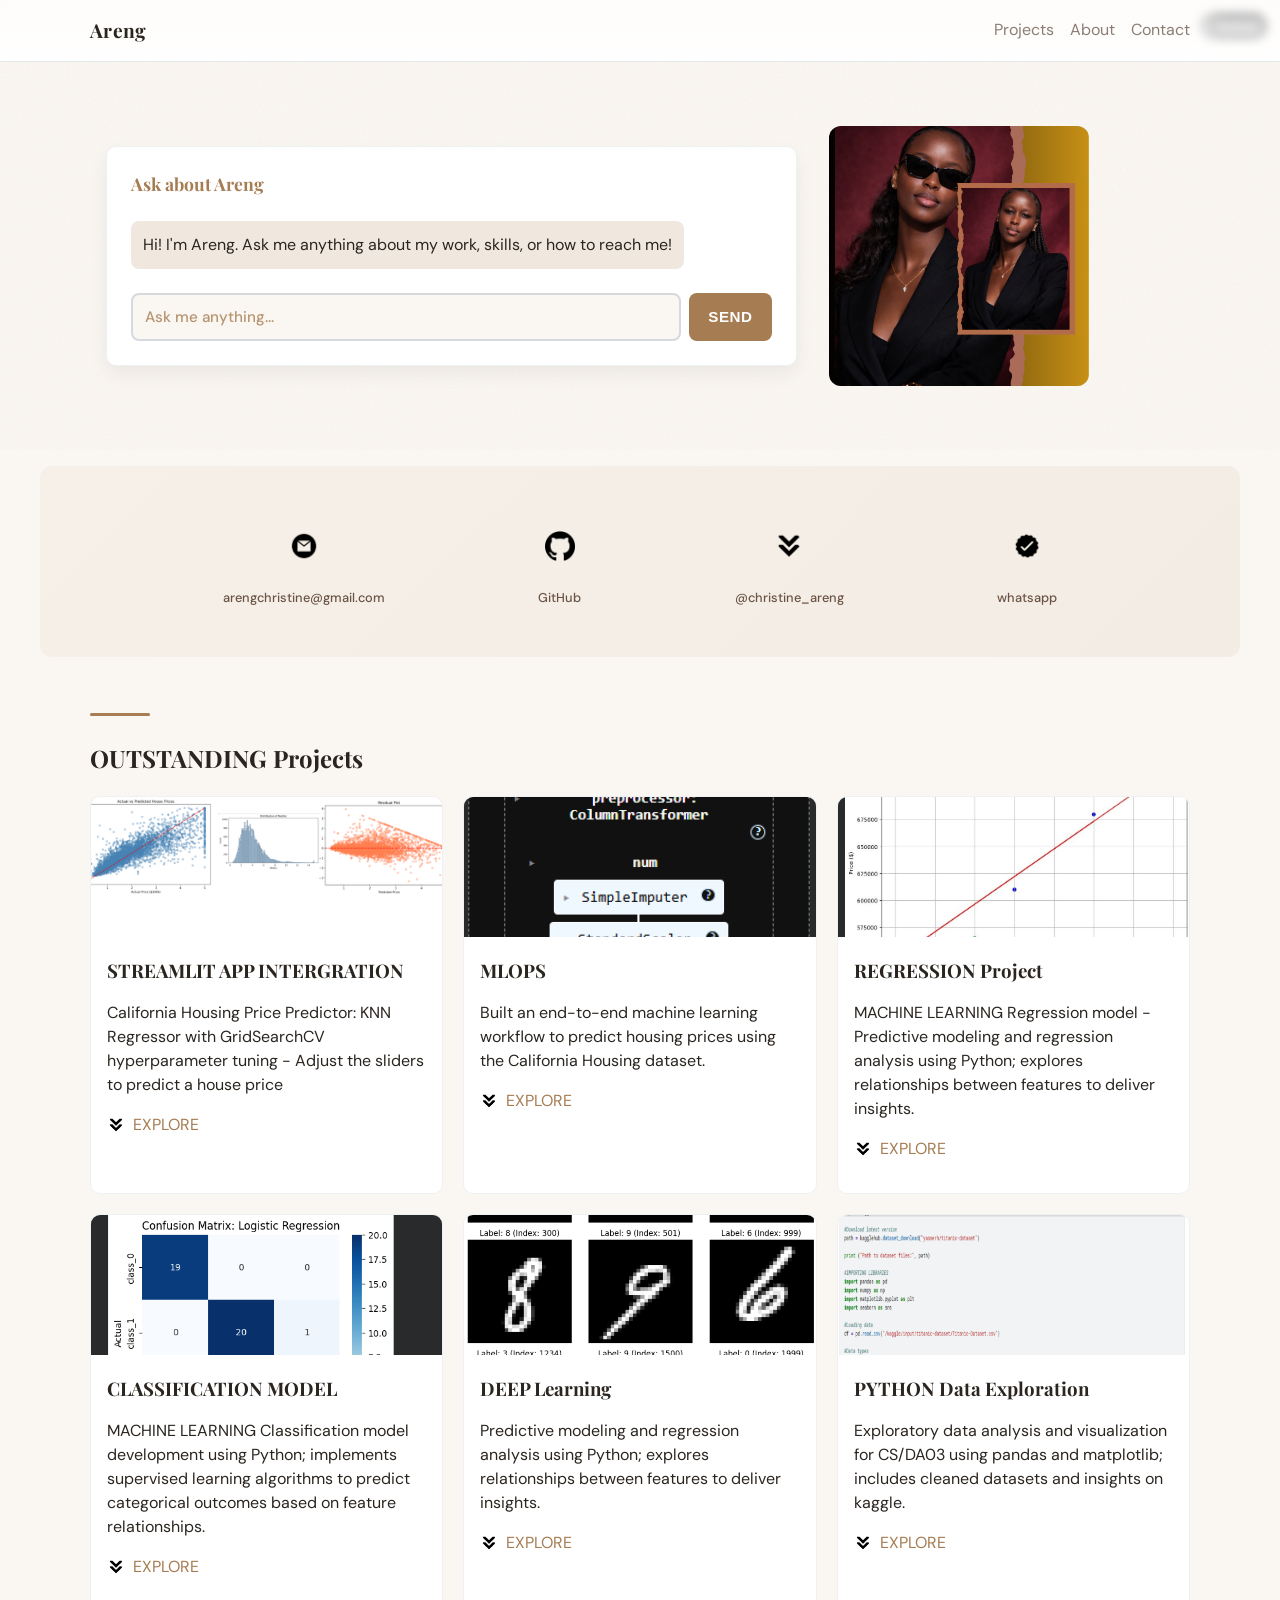
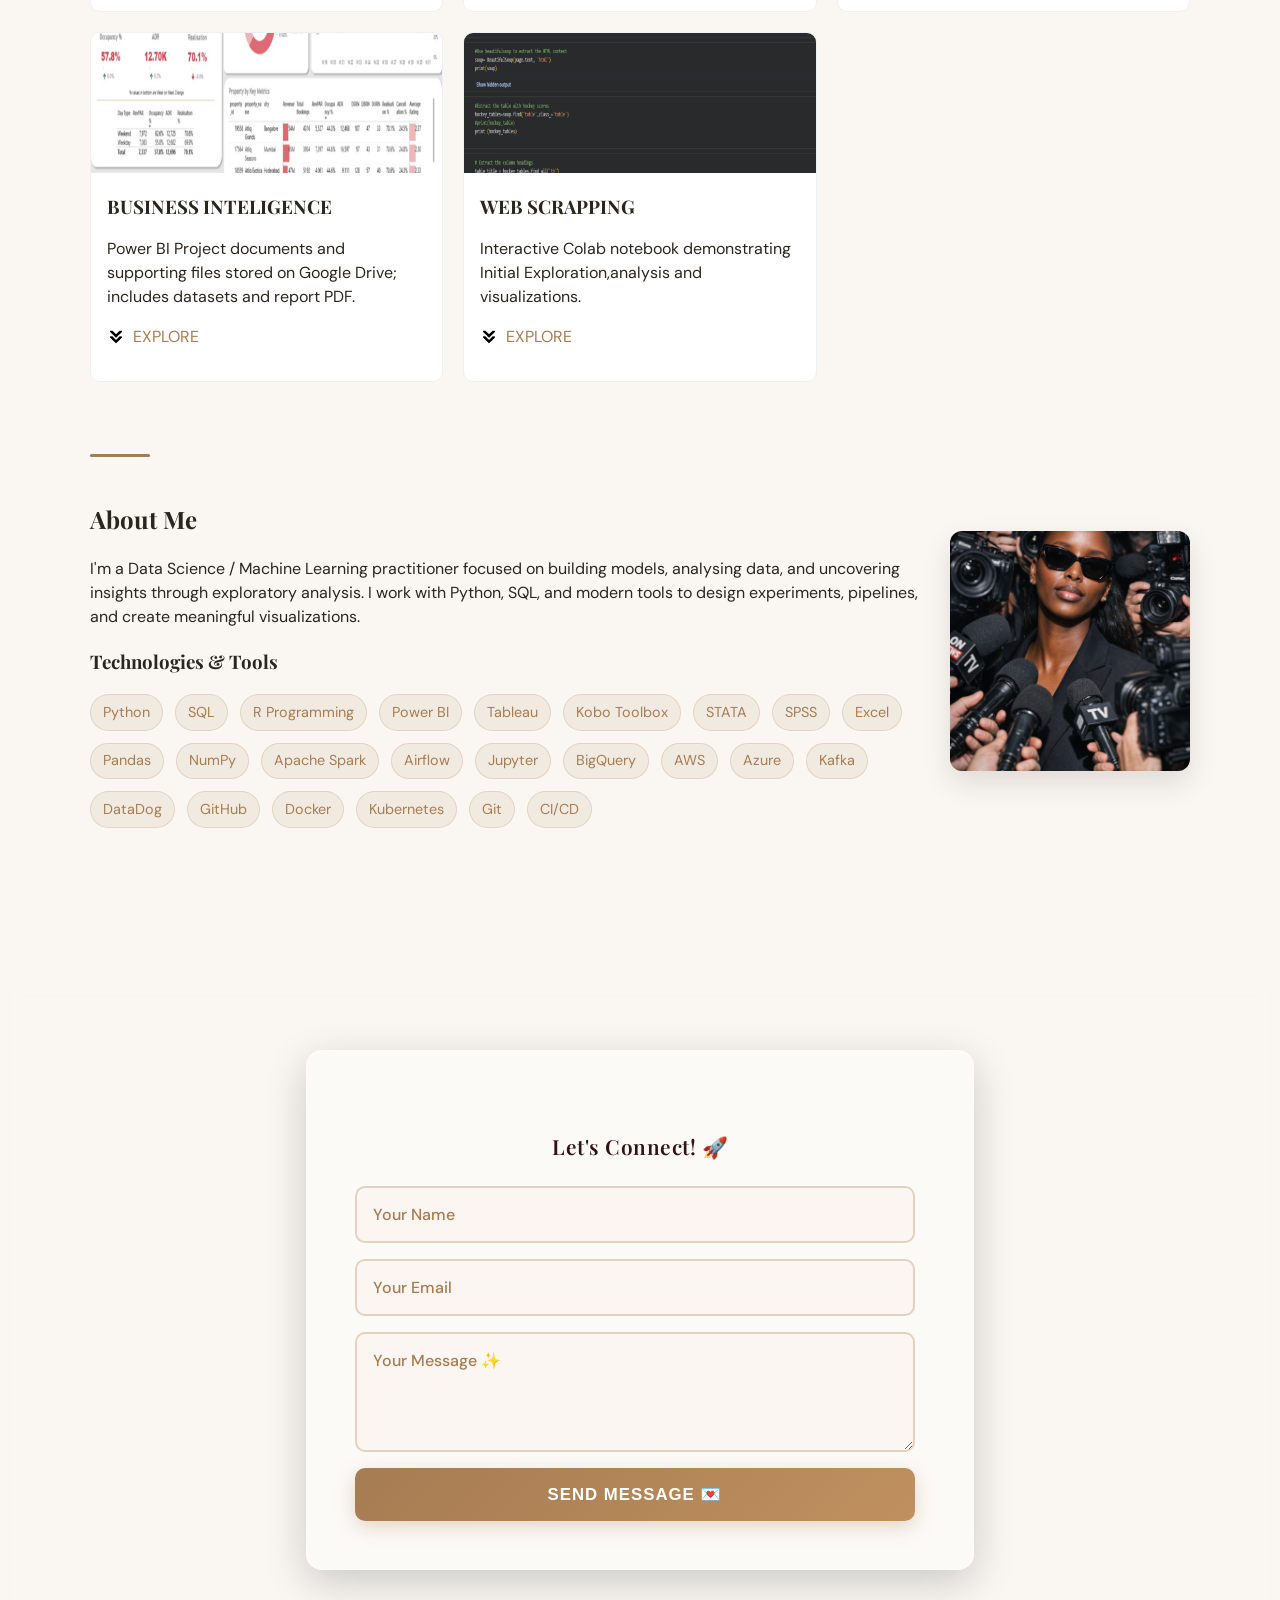
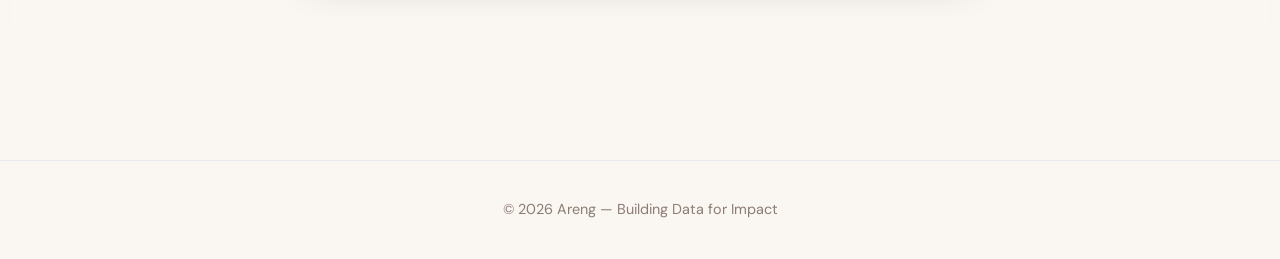
<file: index.html>
<!doctype html>
<html lang="en">
	<head>
		<meta charset="utf-8" />
		<meta name="viewport" content="width=device-width, initial-scale=1" />
		<title>Areng — Portfolio</title>
		<link rel="stylesheet" href="style.css">
		<link rel="stylesheet" href="mediaqueries.css">
		<script src="script.js" defer></script>
	</head>
	<body>
		<header class="site-header">
			<div class="container header-inner">
				<a class="brand" href="#">Areng</a>
				<button id="nav-toggle" aria-controls="primary-nav" aria-expanded="false">Menu</button>
				<nav id="primary-nav" class="primary-nav" aria-label="Main navigation">
					<ul>
						<li><a href="#projects">Projects</a></li>
						<li><a href="#about">About</a></li>
						<li><a href="#contact">Contact</a></li>
					</ul>
				</nav>
			</div>
		</header>

		<main>
			<section class="hero">
				<div class="container hero-inner">
					<div class="chatbot-container">
						<div class="chatbot-header">Ask about Areng</div>
						<div class="chatbot-messages" id="chatbot-messages"></div>
						<div class="chatbot-input-group">
							<input type="text" id="chatbot-input" placeholder="Ask me anything..." class="chatbot-input">
							<button id="chatbot-send" class="chatbot-send">Send</button>
						</div>
					</div>
					<div class="hero-image"><img src="assets/canva-duo.png" alt="Areng Data Science / Machine Learning"></div>
				</div>
			</section>

			<section class="contact-links container">
				<div class="contact-grid">
					<a href="mailto:arengchristine@gmail.com" class="contact-link" title="Email">
						<img src="assets/email.png" alt="email icon">
						<span>arengchristine@gmail.com</span>
					</a>
					<a href="https://github.com/areng21" target="_blank" rel="noopener" class="contact-link" title="GitHub">
						<img src="assets/github.png" alt="github icon">
						<span>GitHub</span>
					</a>
					<a href="https://x.com/christine_areng?s=11" target="_blank" rel="noopener" class="contact-link" title="X/Twitter">
						<img src="assets/arrow.png" alt="twitter icon">
						<span>@christine_areng</span>
					</a>
					<a href="tel:+254790502966" class="contact-link" title="Phone">
						<img src="assets/checkmark.png" alt="phone icon">
						<span>whatsapp</span>
					</a>
				</div>
			</section>

			<section id="projects" class="projects container">
				<h2>OUTSTANDING Projects</h2>
				<div class="grid grid-cols-1 md:grid-cols-2 lg:grid-cols-3 gap-8">
					<article class="card">
						<div class="card-media"><img src="assets/mlop1.png" alt="Carlifonia-house-price-predict-model-app"></div><div class="tags top-left"><span class="tag">Python</span></div>
						<div class="card-body">
							<h3>STREAMLIT APP INTERGRATION</h3>
							<p>California Housing Price Predictor: KNN Regressor with GridSearchCV hyperparameter tuning - Adjust the sliders to predict a house price</p>
							<p class="card-links"><img class="link-icon" src="assets/arrow.png" alt="notebook icon"><a href="https://california-housing-app-jcjheuyiwdnud8mqymfnvx.streamlit.app/" target="_blank" rel="noopener">EXPLORE</a></p>
						</div>
					</article>
					<article class="card">
						<div class="card-media"><img src="assets/mlop.png" alt="MLOPs workflow"></div><div class="tags top-left"><span class="tag">Python</span></div>
						<div class="card-body">
							<h3>MLOPS</h3>
							<p>Built an end-to-end machine learning workflow to predict housing prices using the California Housing dataset.</p>
							<p class="card-links"><img class="link-icon" src="assets/arrow.png" alt="notebook icon"><a href="https://colab.research.google.com/drive/1mG2eJQ7YakXRPdubEPrqzuEPvE8BNvBG?usp=sharing" target="_blank" rel="noopener">EXPLORE</a></p>
						</div>
					</article>
					<article class="card">
						<div class="card-media"><img src="assets/project4.png" alt="ML Regression Project"></div><div class="tags top-left"><span class="tag">Python</span></div>
						<div class="card-body">
							<h3>REGRESSION Project</h3>
							<p>MACHINE LEARNING Regression model - Predictive modeling and regression analysis using Python; explores relationships between features to deliver insights.</p>
							<p class="card-links"><img class="link-icon" src="assets/arrow.png" alt="notebook icon"><a href="https://colab.research.google.com/drive/1CAjumjBTujqH3sDjYx5DJYlwemo_couV?usp=sharing" target="_blank" rel="noopener">EXPLORE</a></p>
						</div>
					</article>
					<article class="card">						
						<div class="card-media"><img src="assets/class.png" alt="ML regression screenshot"></div><div class="tags top-left"><span class="tag">Python</span></div>
						<div class="card-body">
							<h3>CLASSIFICATION MODEL</h3>
							<p>MACHINE LEARNING Classification model development using Python; implements supervised learning algorithms to predict categorical outcomes based on feature relationships.</p>
							<p class="card-links"><img class="link-icon" src="assets/arrow.png" alt="notebook icon"><a href="https://colab.research.google.com/drive/1hSYheioz7WopIVUSR2z9XXPz0cy4xCTN?usp=sharing" target="_blank" rel="noopener">EXPLORE</a></p>
						</div>
					</article>
					<article class="card">						
						<div class="card-media"><img src="assets/deeplearn2.png" alt="ML regression screenshot"></div><div class="tags top-left"><span class="tag">Python</span></div>
						<div class="card-body">
							<h3>DEEP Learning</h3>
							<p>Predictive modeling and regression analysis using Python; explores relationships between features to deliver insights.</p>
							<p class="card-links"><img class="link-icon" src="assets/arrow.png" alt="notebook icon"><a href="https://colab.research.google.com/drive/1ExyCG9ZUTcwt2ekNeHuOswouiBsNzm-A?usp=sharing" target="_blank" rel="noopener">EXPLORE</a></p>
						</div>
					</article>
					<article class="card">
						<div class="card-media"><img src="assets/project1.png" alt="CS/DA03 Exploration screenshot"></div><div class="tags top-left"><span class="tag">Python</span></div>
						<div class="card-body">
							<h3>PYTHON Data Exploration</h3>
							<p>Exploratory data analysis and visualization for CS/DA03 using pandas and matplotlib; includes cleaned datasets and insights on kaggle.</p>
							<p class="card-links"><img class="link-icon" src="assets/arrow.png" alt="code icon"><a href="https://www.kaggle.com/code/christinearengti/miliong-christine-areng-cs-da03-26067-exploration" target="_blank" rel="noopener">EXPLORE</a></p>
						</div>
					</article>

					<article class="card">
						<div class="card-media"><img src="assets/project2.png" alt="Project Two screenshot"></div><div class="tags top-left"><span class="tag">Power BI</span></div>
						<div class="card-body">
							<h3>BUSINESS INTELIGENCE</h3>
							<p>Power BI Project documents and supporting files stored on Google Drive; includes datasets and report PDF.</p>
							<p class="card-links"><img class="link-icon" src="assets/arrow.png" alt="file icon"><a href="https://drive.google.com/file/d/1FB35ok4SGEo5sIyAlfNeyMUQnTAuRFdu/view?usp=sharing" target="_blank" rel="noopener">EXPLORE</a></p>
						</div>
					</article>

					<article class="card">
						<div class="card-media"><img src="assets/project3.png" alt="Project Three screenshot"></div><div class="tags top-left"><span class="tag">Python</span></div>
						<div class="card-body">
							<h3>WEB SCRAPPING</h3>
							<p>Interactive Colab notebook demonstrating Initial Exploration,analysis and visualizations.</p>
							<p class="card-links"><img class="link-icon" src="assets/arrow.png" alt="notebook icon"><a href="https://colab.research.google.com/drive/1hSYheioz7WopIVUSR2z9XXPz0cy4xCTN?usp=sharing" target="_blank" rel="noopener">EXPLORE</a></p>
						</div>
					</article>
				</div>
			</section>

			<section id="about" class="about container">
			<div class="about-inner">
				<div class="about-text">
					<h2>About Me</h2>
					<p>I'm a Data Science / Machine Learning practitioner focused on building models, analysing data, and uncovering insights through exploratory analysis. I work with Python, SQL, and modern tools to design experiments, pipelines, and create meaningful visualizations.</p>
					<h3>Technologies & Tools</h3>
					<div class="tech-list">
						<span class="tech-tag">Python</span>
						<span class="tech-tag">SQL</span>
						<span class="tech-tag">R Programming</span>
						<span class="tech-tag">Power BI</span>
						<span class="tech-tag">Tableau</span>
						<span class="tech-tag">Kobo Toolbox</span>
						<span class="tech-tag">STATA</span>
						<span class="tech-tag">SPSS</span>
						<span class="tech-tag">Excel</span>
						<span class="tech-tag">Pandas</span>
						<span class="tech-tag">NumPy</span>
						<span class="tech-tag">Apache Spark</span>
						<span class="tech-tag">Airflow</span>
						<span class="tech-tag">Jupyter</span>
						<span class="tech-tag">BigQuery</span>
						<span class="tech-tag">AWS</span>
						<span class="tech-tag">Azure</span>
						<span class="tech-tag">Kafka</span>
						<span class="tech-tag">DataDog</span>
						<span class="tech-tag">GitHub</span>
						<span class="tech-tag">Docker</span>
						<span class="tech-tag">Kubernetes</span>
						<span class="tech-tag">Git</span>
						<span class="tech-tag">CI/CD</span>
					</div>
				</div>
				<div class="about-image">
					<img src="assets/about-pic.png" alt="Areng">
				</div>
			</div>
			</section>

		<section id="contact" class="contact-page">
			<div class="contact-bg" style="background-image:url('assets/canva-duo.png')"></div>
			<div class="contact-overlay">
				<div class="container contact-content">
					<div class="about-section-overlay">
						<h3>Let's Connect! 🚀</h3>
						<form id="contact-form" class="contact-form-cute">
							<input type="text" id="name" name="name" placeholder="Your Name" required>
							<input type="email" id="email" name="email" placeholder="Your Email" required>
							<textarea id="message" name="message" placeholder="Your Message ✨" rows="4" required></textarea>
							<button type="submit" class="btn-cute">Send Message 💌</button>
						</form>
					</div>
				</div>
			</div>
			</section>
		</main>

		<footer class="site-footer">
			<div class="container">
				<p>© 2026 Areng — Building Data for Impact</p>
			</div>
		</footer>
	</body>
</html>
</file>
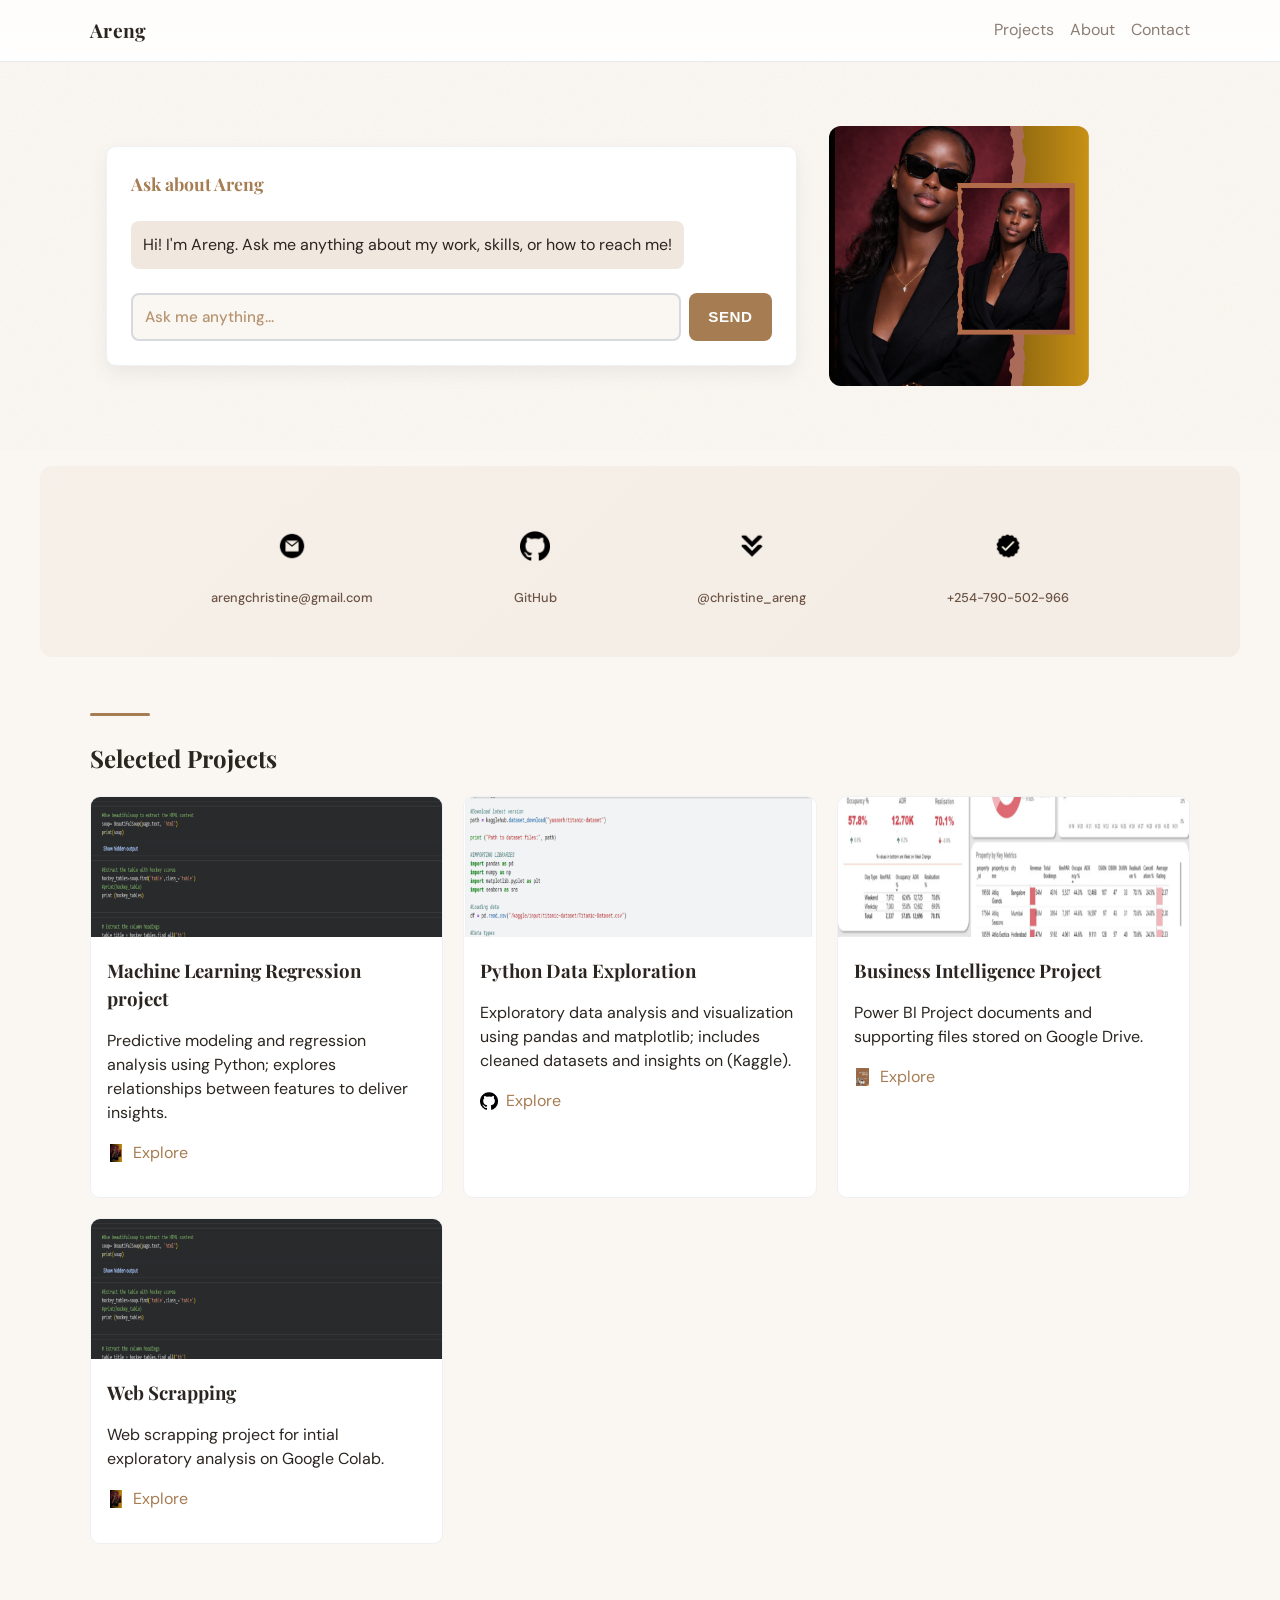
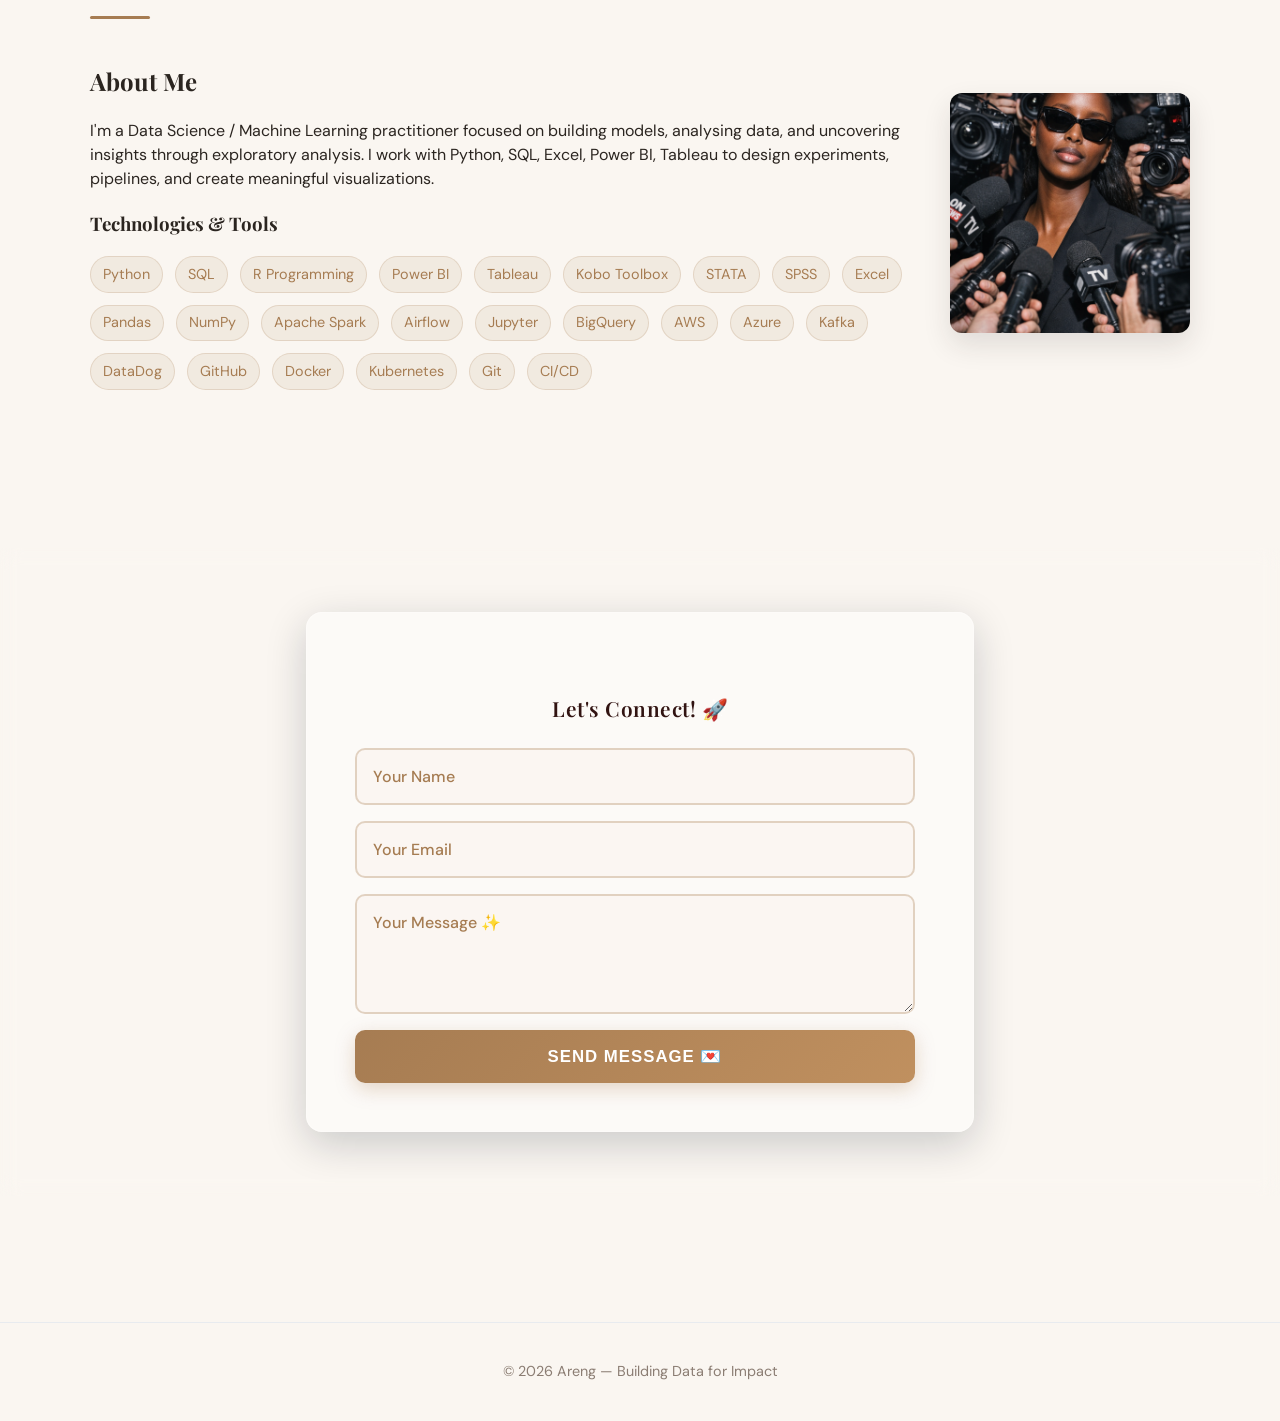
<file: index (2).html>
<!doctype html>
<html lang="en">
	<head>
		<meta charset="utf-8" />
		<meta name="viewport" content="width=device-width, initial-scale=1" />
		<title>Areng — Portfolio</title>
		<link rel="stylesheet" href="style.css">
		<link rel="stylesheet" href="mediaqueries.css">
		<script src="script.js" defer></script>
	</head>
	<body>
		<header class="site-header">
			<div class="container header-inner">
				<a class="brand" href="#">Areng</a>
				<button id="nav-toggle" aria-controls="primary-nav" aria-expanded="false">Menu</button>
				<nav id="primary-nav" class="primary-nav" aria-label="Main navigation">
					<ul>
						<li><a href="#projects">Projects</a></li>
						<li><a href="#about">About</a></li>
						<li><a href="#contact">Contact</a></li>
					</ul>
				</nav>
			</div>
		</header>

		<main>
			<section class="hero">
				<div class="container hero-inner">
					<div class="chatbot-container">
						<div class="chatbot-header">Ask about Areng</div>
						<div class="chatbot-messages" id="chatbot-messages"></div>
						<div class="chatbot-input-group">
							<input type="text" id="chatbot-input" placeholder="Ask me anything..." class="chatbot-input">
							<button id="chatbot-send" class="chatbot-send">Send</button>
						</div>
					</div>
					<div class="hero-image"><img src="assets/canva-duo.png" alt="Areng Data Science / Machine Learning"></div>
				</div>
			</section>

			<section class="contact-links container">
				<div class="contact-grid">
					<a href="mailto:arengchristine@gmail.com" class="contact-link" title="Email">
						<img src="assets/email.png" alt="email icon">
						<span>arengchristine@gmail.com</span>
					</a>
					<a href="https://github.com/areng21" target="_blank" rel="noopener" class="contact-link" title="GitHub">
						<img src="assets/github.png" alt="github icon">
						<span>GitHub</span>
					</a>
					<a href="https://x.com/christine_areng?s=11" target="_blank" rel="noopener" class="contact-link" title="X/Twitter">
						<img src="assets/arrow.png" alt="twitter icon">
						<span>@christine_areng</span>
					</a>
					<a href="tel:+254790502966" class="contact-link" title="Phone">
						<img src="assets/checkmark.png" alt="phone icon">
						<span>+254-790-502-966</span>
					</a>
				</div>
			</section>

			<section id="projects" class="projects container">
				<h2>Selected Projects</h2>
				<div class="grid">
					<article class="card">
						<div class="card-media"><img src="assets/project3.png" alt="ML regression screenshot"></div>
						<div class="card-body">
							<h3>Machine Learning Regression project</h3>
							<p>Predictive modeling and regression analysis using Python; explores relationships between features to deliver insights.</p>
							<p class="card-links"><img class="link-icon" src="assets/canva-duo.png" alt="notebook icon"><a href="https://colab.research.google.com/drive/1CAjumjBTujqH3sDjYx5DJYlwemo_couV?usp=sharing" target="_blank" rel="noopener">Explore</a></p>
						</div>
					</article>
					<article class="card">
						<div class="card-media"><img src="assets/project1.png" alt="CS/DA03 Exploration screenshot"></div>
						<div class="card-body">
							<h3>Python Data Exploration</h3>
							<p>Exploratory data analysis and visualization using pandas and matplotlib; includes cleaned datasets and insights on (Kaggle).</p>
							<p class="card-links"><img class="link-icon" src="assets/github.png" alt="code icon"><a href="https://www.kaggle.com/code/christinearengti/miliong-christine-areng-cs-da03-26067-exploration" target="_blank" rel="noopener">Explore</a></p>
						</div>
					</article>

					<article class="card">
						<div class="card-media"><img src="assets/project2.png" alt="Project Two screenshot"></div>
						<div class="card-body">
							<h3>Business Intelligence Project</h3>
							<p>Power BI Project documents and supporting files stored on Google Drive.</p>
							<p class="card-links"><img class="link-icon" src="assets/home-canva.png" alt="file icon"><a href="https://drive.google.com/file/d/1FB35ok4SGEo5sIyAlfNeyMUQnTAuRFdu/view?usp=sharing" target="_blank" rel="noopener">Explore</a></p>
						</div>
					</article>

					<article class="card">
						<div class="card-media"><img src="assets/project3.png" alt="Project Three screenshot"></div>
						<div class="card-body">
							<h3>Web Scrapping </h3>
							<p>Web scrapping project for intial exploratory analysis on Google Colab.</p>
							<p class="card-links"><img class="link-icon" src="assets/canva-duo.png" alt="notebook icon"><a href="https://colab.research.google.com/drive/1hSYheioz7WopIVUSR2z9XXPz0cy4xCTN?usp=sharing" target="_blank" rel="noopener">Explore</a></p>
						</div>
					</article>
				</div>
			</section>

			<section id="about" class="about container">
			<div class="about-inner">
				<div class="about-text">
					<h2>About Me</h2>
					<p>I'm a Data Science / Machine Learning practitioner focused on building models, analysing data, and uncovering insights through exploratory analysis. I work with Python, SQL, Excel, Power BI, Tableau to design experiments, pipelines, and create meaningful visualizations.</p>
					<h3>Technologies & Tools</h3>
					<div class="tech-list">
						<span class="tech-tag">Python</span>
						<span class="tech-tag">SQL</span>
						<span class="tech-tag">R Programming</span>
						<span class="tech-tag">Power BI</span>
						<span class="tech-tag">Tableau</span>
						<span class="tech-tag">Kobo Toolbox</span>
						<span class="tech-tag">STATA</span>
						<span class="tech-tag">SPSS</span>
						<span class="tech-tag">Excel</span>
						<span class="tech-tag">Pandas</span>
						<span class="tech-tag">NumPy</span>
						<span class="tech-tag">Apache Spark</span>
						<span class="tech-tag">Airflow</span>
						<span class="tech-tag">Jupyter</span>
						<span class="tech-tag">BigQuery</span>
						<span class="tech-tag">AWS</span>
						<span class="tech-tag">Azure</span>
						<span class="tech-tag">Kafka</span>
						<span class="tech-tag">DataDog</span>
						<span class="tech-tag">GitHub</span>
						<span class="tech-tag">Docker</span>
						<span class="tech-tag">Kubernetes</span>
						<span class="tech-tag">Git</span>
						<span class="tech-tag">CI/CD</span>
					</div>
				</div>
				<div class="about-image">
					<img src="assets/about-pic.png" alt="Areng">
				</div>
			</div>
			</section>

		<section id="contact" class="contact-page">
			<div class="contact-bg" style="background-image:url('assets/canva-duo.png')"></div>
			<div class="contact-overlay">
				<div class="container contact-content">
					<div class="about-section-overlay">
						<h3>Let's Connect! 🚀</h3>
						<form id="contact-form" class="contact-form-cute">
							<input type="text" id="name" name="name" placeholder="Your Name" required>
							<input type="email" id="email" name="email" placeholder="Your Email" required>
							<textarea id="message" name="message" placeholder="Your Message ✨" rows="4" required></textarea>
							<button type="submit" class="btn-cute">Send Message 💌</button>
						</form>
					</div>
				</div>
			</div>
			</section>
		</main>

		<footer class="site-footer">
			<div class="container">
				<p>© 2026 Areng — Building Data for Impact</p>
			</div>
		</footer>
	</body>
</html>
</file>
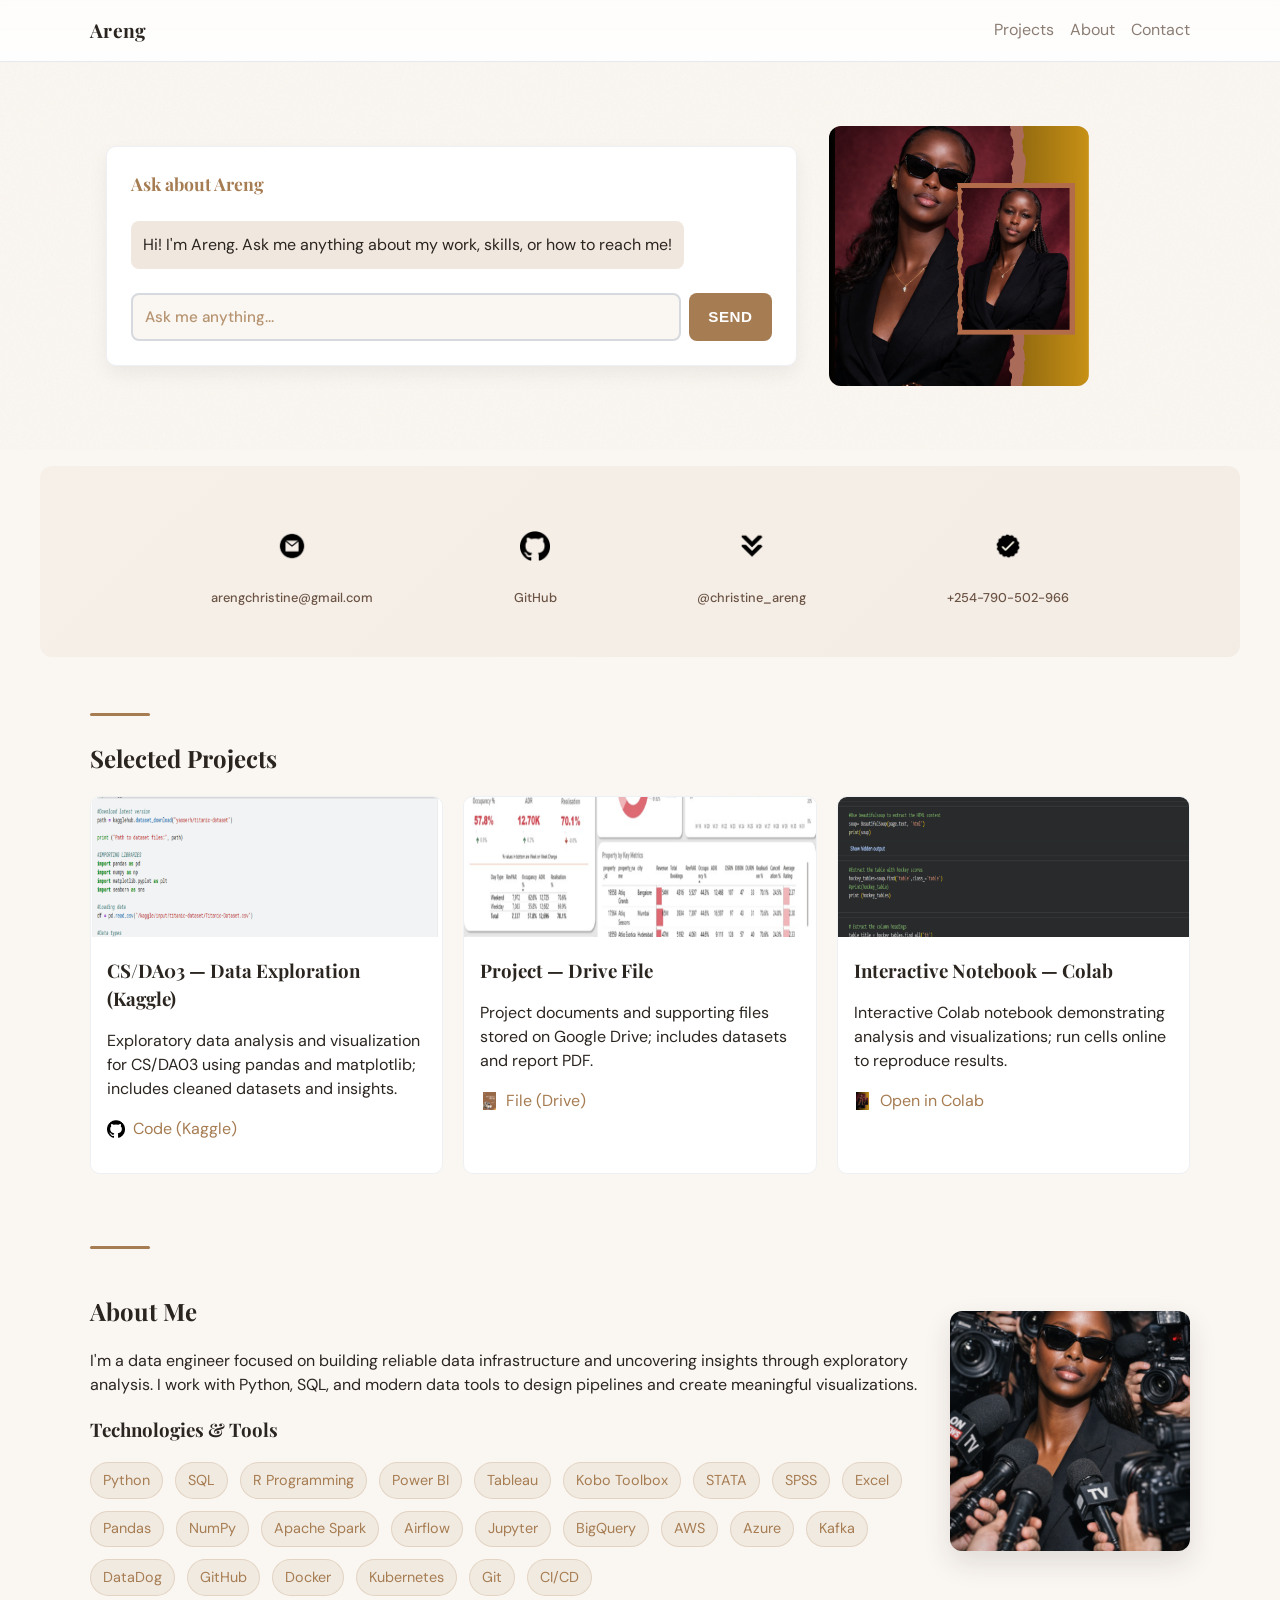
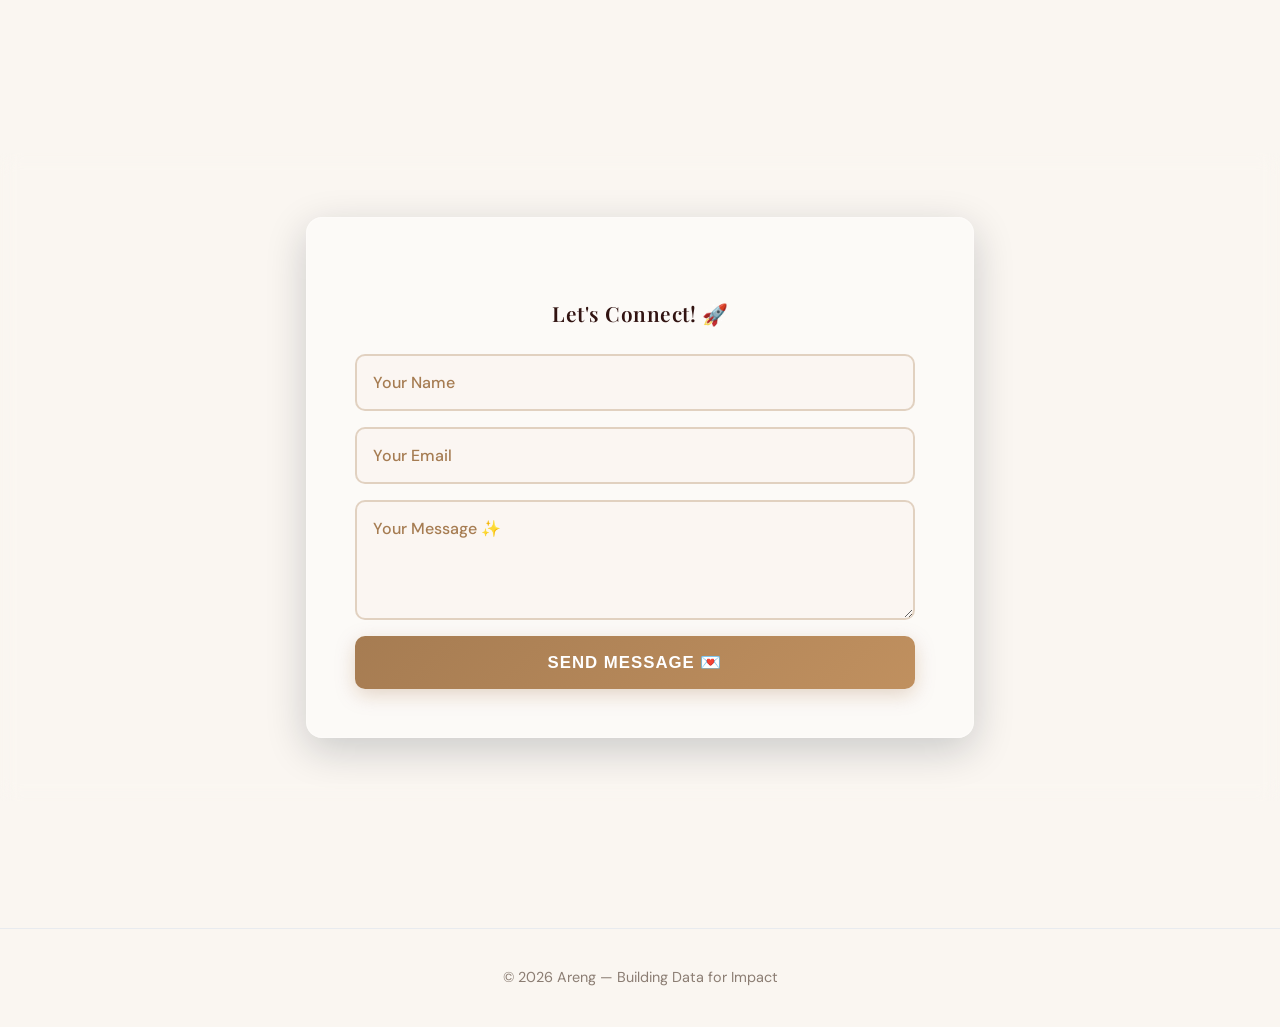
<file: index_temp.html>
<!doctype html>
<html lang="en">
	<head>
		<meta charset="utf-8" />
		<meta name="viewport" content="width=device-width, initial-scale=1" />
		<title>Areng — Portfolio</title>
		<link rel="stylesheet" href="style.css">
		<link rel="stylesheet" href="mediaqueries.css">
		<script src="script.js" defer></script>
	</head>
	<body>
		<header class="site-header">
			<div class="container header-inner">
				<a class="brand" href="#">Areng</a>
				<button id="nav-toggle" aria-controls="primary-nav" aria-expanded="false">Menu</button>
				<nav id="primary-nav" class="primary-nav" aria-label="Main navigation">
					<ul>
						<li><a href="#projects">Projects</a></li>
						<li><a href="#about">About</a></li>
						<li><a href="#contact">Contact</a></li>
					</ul>
				</nav>
			</div>
		</header>

		<main>
			<section class="hero">
				<div class="container hero-inner">
					<div class="chatbot-container">
						<div class="chatbot-header">Ask about Areng</div>
						<div class="chatbot-messages" id="chatbot-messages"></div>
						<div class="chatbot-input-group">
							<input type="text" id="chatbot-input" placeholder="Ask me anything..." class="chatbot-input">
							<button id="chatbot-send" class="chatbot-send">Send</button>
						</div>
					</div>
					<div class="hero-image"><img src="assets/canva-duo.png" alt="Areng data engineer"></div>
				</div>
			</section>

			<section class="contact-links container">
				<div class="contact-grid">
					<a href="mailto:arengchristine@gmail.com" class="contact-link" title="Email">
						<img src="assets/email.png" alt="email icon">
						<span>arengchristine@gmail.com</span>
					</a>
					<a href="https://github.com/areng21" target="_blank" rel="noopener" class="contact-link" title="GitHub">
						<img src="assets/github.png" alt="github icon">
						<span>GitHub</span>
					</a>
					<a href="https://x.com/christine_areng?s=11" target="_blank" rel="noopener" class="contact-link" title="X/Twitter">
						<img src="assets/arrow.png" alt="twitter icon">
						<span>@christine_areng</span>
					</a>
					<a href="tel:+254790502966" class="contact-link" title="Phone">
						<img src="assets/checkmark.png" alt="phone icon">
						<span>+254-790-502-966</span>
					</a>
				</div>
			</section>

			<section id="projects" class="projects container">
				<h2>Selected Projects</h2>
				<div class="grid">
					<article class="card">
						<div class="card-media"><img src="assets/project1.png" alt="CS/DA03 Exploration screenshot"></div>
						<div class="card-body">
							<h3>CS/DA03 — Data Exploration (Kaggle)</h3>
							<p>Exploratory data analysis and visualization for CS/DA03 using pandas and matplotlib; includes cleaned datasets and insights.</p>
							<p class="card-links"><img class="link-icon" src="assets/github.png" alt="code icon"><a href="https://www.kaggle.com/code/christinearengti/miliong-christine-areng-cs-da03-26067-exploration" target="_blank" rel="noopener">Code (Kaggle)</a></p>
						</div>
					</article>

					<article class="card">
						<div class="card-media"><img src="assets/project2.png" alt="Project Two screenshot"></div>
						<div class="card-body">
							<h3>Project — Drive File</h3>
							<p>Project documents and supporting files stored on Google Drive; includes datasets and report PDF.</p>
							<p class="card-links"><img class="link-icon" src="assets/home-canva.png" alt="file icon"><a href="https://drive.google.com/file/d/1FB35ok4SGEo5sIyAlfNeyMUQnTAuRFdu/view?usp=sharing" target="_blank" rel="noopener">File (Drive)</a></p>
						</div>
					</article>

					<article class="card">
						<div class="card-media"><img src="assets/project3.png" alt="Project Three screenshot"></div>
						<div class="card-body">
							<h3>Interactive Notebook — Colab</h3>
							<p>Interactive Colab notebook demonstrating analysis and visualizations; run cells online to reproduce results.</p>
							<p class="card-links"><img class="link-icon" src="assets/canva-duo.png" alt="notebook icon"><a href="https://colab.research.google.com/drive/1hSYheioz7WopIVUSR2z9XXPz0cy4xCTN?usp=sharing" target="_blank" rel="noopener">Open in Colab</a></p>
						</div>
					</article>
				</div>
			</section>

			<section id="about" class="about container">
			<div class="about-inner">
				<div class="about-text">
					<h2>About Me</h2>
					<p>I'm a data engineer focused on building reliable data infrastructure and uncovering insights through exploratory analysis. I work with Python, SQL, and modern data tools to design pipelines and create meaningful visualizations.</p>
					<h3>Technologies & Tools</h3>
					<div class="tech-list">
						<span class="tech-tag">Python</span>
						<span class="tech-tag">SQL</span>
						<span class="tech-tag">R Programming</span>
						<span class="tech-tag">Power BI</span>
						<span class="tech-tag">Tableau</span>
						<span class="tech-tag">Kobo Toolbox</span>
						<span class="tech-tag">STATA</span>
						<span class="tech-tag">SPSS</span>
						<span class="tech-tag">Excel</span>
						<span class="tech-tag">Pandas</span>
						<span class="tech-tag">NumPy</span>
						<span class="tech-tag">Apache Spark</span>
						<span class="tech-tag">Airflow</span>
						<span class="tech-tag">Jupyter</span>
						<span class="tech-tag">BigQuery</span>
						<span class="tech-tag">AWS</span>
						<span class="tech-tag">Azure</span>
						<span class="tech-tag">Kafka</span>
						<span class="tech-tag">DataDog</span>
						<span class="tech-tag">GitHub</span>
						<span class="tech-tag">Docker</span>
						<span class="tech-tag">Kubernetes</span>
						<span class="tech-tag">Git</span>
						<span class="tech-tag">CI/CD</span>
					</div>
				</div>
				<div class="about-image">
					<img src="assets/about-pic.png" alt="Areng">
				</div>
			</div>
			</section>

		<section id="contact" class="contact-page">
			<div class="contact-bg" style="background-image:url('assets/canva-duo.png')"></div>
			<div class="contact-overlay">
				<div class="container contact-content">
					<div class="about-section-overlay">
						<h3>Let's Connect! 🚀</h3>
						<form id="contact-form" class="contact-form-cute">
							<input type="text" id="name" name="name" placeholder="Your Name" required>
							<input type="email" id="email" name="email" placeholder="Your Email" required>
							<textarea id="message" name="message" placeholder="Your Message ✨" rows="4" required></textarea>
							<button type="submit" class="btn-cute">Send Message 💌</button>
						</form>
					</div>
				</div>
			</div>
			</section>
		</main>

		<footer class="site-footer">
			<div class="container">
				<p>© 2026 Areng — Building Data for Impact</p>
			</div>
		</footer>
	</body>
</html>
</file>
<file: style.css>
@import url('https://fonts.googleapis.com/css2?family=Playfair+Display:wght@700&family=DM+Sans:wght@400;500&display=swap');

:root{
	--bg:#faf6f1;
	--text:#2b2520;
	--muted:#8b7d73;
	--accent:#a67c52;
	--container:1100px;
}
*{box-sizing:border-box}
html,body{height:100%}
body{margin:0;font-family:'DM Sans',Inter,Segoe UI,Roboto,system-ui,-apple-system,"Helvetica Neue",Arial;padding:0;color:var(--text);background:var(--bg);line-height:1.5}
h1,h2,h3,.brand{font-family:'Playfair Display',Georgia,serif}
.container{max-width:var(--container);margin:0 auto;padding:0 1rem}

.site-header{border-bottom:1px solid #e6e9ee;background:linear-gradient(180deg, rgba(255,255,255,0.7), rgba(255,255,255,0.9));position:sticky;top:0;backdrop-filter:blur(4px);z-index:40}
.header-inner{display:flex;align-items:center;justify-content:space-between;padding:1rem 0}
.brand{font-weight:700;color:var(--text);text-decoration:none;font-size:1.2rem;letter-spacing:0.3px}
#nav-toggle{display:none;background:transparent;border:1px solid #ddd;padding:.4rem .6rem;border-radius:6px}
.primary-nav ul{list-style:none;margin:0;padding:0;display:flex;gap:1rem}
.primary-nav a{text-decoration:none;color:var(--muted);transition:all 0.3s ease}
.primary-nav a:hover{color:var(--accent);font-weight:700;text-shadow:0 0 8px rgba(166,124,82,0.4)}

.hero{padding:4rem 0;position:relative;overflow:hidden}
.hero::before{content:'';position:absolute;inset:0;background-image:url("data:image/svg+xml,%3Csvg viewBox='0 0 200 200' xmlns='http://www.w3.org/2000/svg'%3E%3Cfilter id='n'%3E%3CfeTurbulence type='fractalNoise' baseFrequency='0.9' numOctaves='4' stitchTiles='stitch'/%3E%3C/filter%3E%3Crect width='100%25' height='100%25' filter='url(%23n)' opacity='0.04'/%3E%3C/svg%3E");pointer-events:none;z-index:0}
.hero-inner{display:grid;grid-template-columns:2fr 1fr;gap:2rem;align-items:center;position:relative;z-index:1}
.hero-text h1{margin:0 0 1rem;font-size:2rem}
.hero-text p{margin:0 0 0.8rem;color:var(--muted);line-height:1.6}
.btn{display:inline-block;background:var(--accent);color:white;padding:.6rem .9rem;border-radius:8px;text-decoration:none;transition:all 0.3s ease;cursor:pointer;letter-spacing:0.5px;font-weight:600;border:1.5px solid transparent}
.btn:hover{transform:translateY(-3px) scale(1.05);box-shadow:0 0 20px rgba(166,124,82,0.5),0 8px 20px rgba(166,124,82,0.3);background:#c0905f}
.hero-image{width:260px;height:260px;border-radius:12px;background:linear-gradient(135deg,#e8d4c4,#dcc9b8)}
.hero-image img{width:100%;height:100%;object-fit:cover;border-radius:12px;transition:transform 0.4s ease}
.hero-image:hover img{transform:scale(1.12);filter:brightness(1.1)}

.chatbot-container{flex:1;background:white;border:1px solid #eef1f4;border-radius:10px;padding:1.5rem;box-shadow:0 8px 20px rgba(16,24,40,0.06);display:flex;flex-direction:column;max-height:400px}
.chatbot-header{font-weight:700;color:var(--accent);margin-bottom:1rem;font-size:1.1rem;font-family:'Playfair Display',Georgia,serif}
.chatbot-messages{flex:1;overflow-y:auto;margin-bottom:1rem;display:flex;flex-direction:column;gap:0.75rem;padding:0.5rem 0}
.chatbot-message{padding:0.75rem;border-radius:8px;max-width:90%;word-wrap:break-word}
.chatbot-message.user{background:var(--accent);color:white;align-self:flex-end;text-align:right}
.chatbot-message.bot{background:#f0e8df;color:var(--text);align-self:flex-start}
.chatbot-input-group{display:flex;gap:0.5rem}
.chatbot-input{flex:1;padding:0.75rem;border:2px solid #d6d9dd;border-radius:8px;font-family:inherit;transition:all 0.3s ease;background:#faf6f1;cursor:text;font-size:0.95rem}
.chatbot-input::placeholder{color:#a67c52;font-weight:500;opacity:0.8}
.chatbot-input:hover{border-color:var(--accent);background:#fff;box-shadow:0 0 10px rgba(166,124,82,0.15)}
.chatbot-input:focus{outline:none;border-color:var(--accent);box-shadow:0 0 0 3px rgba(166,124,82,0.15),0 0 15px rgba(166,124,82,0.25);background:#fff;transform:scale(1.01)}
.chatbot-send{background:var(--accent);color:white;border:none;padding:0.75rem 1.2rem;border-radius:8px;cursor:pointer;transition:all 0.3s ease;font-weight:700;font-size:0.95rem;text-transform:uppercase;letter-spacing:0.5px}
.chatbot-send:hover{background:#c0905f;box-shadow:0 0 20px rgba(166,124,82,0.5);transform:scale(1.05)}
.chatbot-send:active{transform:scale(0.98)}

.contact-links{padding:50px;text-align:center;background:linear-gradient(135deg,rgba(166,124,82,0.05),rgba(166,124,82,0.08));border-radius:12px;margin:1rem auto;max-width:1200px;width:100%}
.contact-grid{display:flex;flex-wrap:wrap;gap:20px;justify-content:space-evenly;align-items:center;margin:0 auto}
.contact-link{display:flex;flex-direction:column;align-items:center;gap:0.75rem;text-decoration:none;color:#6b5344;transition:all 0.3s ease}
.contact-link img{width:30px;height:60px;object-fit:contain;filter:sepia(0.4) hue-rotate(10deg) saturate(0.7) brightness(0.9);animation:none;transition:all 0.3s ease}
.contact-link span{font-weight:500;color:#6b5344;font-size:0.8rem}
.contact-link:hover{transform:scale(1.15)}
.contact-link:hover img{width:75px;height:75px;filter:sepia(0.2) hue-rotate(10deg) saturate(1.1) brightness(1.1);animation:jingle 0.4s ease-in-out 3}

.projects{padding:2.5rem 0}
.projects h2{margin-top:0}
.projects::before{content:'';display:block;width:60px;height:3px;background:var(--accent);border-radius:2px;margin-bottom:1.5rem}
.grid{display:grid;grid-template-columns:repeat(3,1fr);gap:1.25rem}
.card{background:white;border:1px solid #eef1f4;border-radius:10px;overflow:hidden;display:flex;flex-direction:column;transition:transform 0.3s ease,box-shadow 0.3s ease,border-color 0.3s ease}
.card:hover{box-shadow:0 10px 25px rgba(166,124,82,0.3),0 12px 28px rgba(16,24,40,0.15);transform:translateY(-6px);border-color:var(--accent)}
.card-media{height:140px;position:relative;overflow:hidden;background:#fff}
.card-media .media-inner{width:100%;height:100%;position:relative}
.card-media img{width:100%;height:100%;object-fit:cover;display:block;transition:transform 220ms cubic-bezier(.2,.9,.3,1)}
.card-media:hover img{transform:scale(0.94)}
.tags{position:absolute;right:12px;top:12px;display:flex;gap:8px;pointer-events:none}
.tag{background:rgba(0,0,0,0.5);color:#fff;padding:.35rem .6rem;border-radius:999px;font-size:12px;font-weight:600;backdrop-filter:blur(4px);transition:box-shadow .18s cubic-bezier(.2,.9,.3,1),transform .18s cubic-bezier(.2,.9,.3,1),background .18s cubic-bezier(.2,.9,.3,1)}
.card-media:hover .tag{box-shadow:0 14px 38px rgba(14,165,164,0.26);transform:translateY(-6px);background:linear-gradient(90deg,#06b6d4,#7c3aed);color:#F5F5DC}
.card-body{padding:1rem}
.card-body h3{margin:.25rem 0}
.card-links a{color:var(--accent);text-decoration:none}

.card-links{display:flex;align-items:center;gap:.5rem}
.link-icon{width:18px;height:18px;object-fit:contain;display:inline-block}
.card-links a:hover{opacity:.9;text-decoration:underline}

.about,.contact{padding:2rem 0}
.about::before{content:'';display:block;width:60px;height:3px;background:var(--accent);border-radius:2px;margin-bottom:1.5rem}
.about-inner{display:flex;gap:2rem;align-items:center}
.about-text{flex:1}
.about-image{flex:0 0 240px;text-align:center}
.about-image img{width:240px;height:240px;border-radius:12px;object-fit:cover;box-shadow:0 12px 28px rgba(43,37,32,0.12);transition:all 0.3s ease}
.about-image img:hover{transform:scale(1.08);box-shadow:0 0 20px rgba(166,124,82,0.3),0 12px 28px rgba(43,37,32,0.15)}

.contact-page{position:relative;min-height:100vh;display:flex;align-items:center;overflow:hidden}
.contact-bg{position:absolute;top:0;left:0;width:100%;height:100%;background-size:cover;background-position:center;background-attachment:fixed;filter:blur(4px) brightness(0.9);z-index:1}
.contact-overlay{position:relative;z-index:2;width:100%;padding:4rem 0;background:rgba(255,255,255,0.02);backdrop-filter:blur(10px);-webkit-backdrop-filter:blur(10px)}
.contact-content{max-width:700px}
.about-section-overlay{background:rgba(255,255,255,0.45);padding:3rem;border-radius:16px;box-shadow:0 12px 40px rgba(16,24,40,0.2);border:1px solid rgba(255,255,255,0.25);backdrop-filter:blur(10px);-webkit-backdrop-filter:blur(10px)}
.about-section-overlay h2{margin-top:0;color:var(--accent);font-size:2rem;text-align:center;margin-bottom:1.5rem}
.about-section-overlay h3{color:#311311;text-align:center;margin:2rem 0 1.5rem;font-size:1.3rem;font-weight:600;letter-spacing:0.5px}
.about-section-overlay p{text-align:center;color:var(--text);line-height:1.7;margin-bottom:1.5rem}
.contact-form-cute{display:grid;gap:1rem}
.contact-form-cute input,.contact-form-cute textarea{padding:1rem;border:2px solid rgba(166,124,82,0.3);border-radius:10px;font-family:inherit;font-size:1rem;background:rgba(250,246,241,0.8);color:var(--text);transition:all 0.3s ease}
.contact-form-cute input::placeholder,.contact-form-cute textarea::placeholder{color:#a67c52;font-weight:500}
.contact-form-cute input:focus,.contact-form-cute textarea:focus{outline:none;border-color:var(--accent);box-shadow:0 0 0 4px rgba(166,124,82,0.2),0 0 15px rgba(166,124,82,0.3);background:white}
.btn-cute{background:linear-gradient(135deg,var(--accent),#c0905f);color:white;padding:1rem 2rem;border:none;border-radius:10px;font-weight:700;font-size:1.05rem;cursor:pointer;transition:all 0.3s ease;text-transform:uppercase;letter-spacing:1px;box-shadow:0 6px 20px rgba(166,124,82,0.3)}
.btn-cute:hover{transform:translateY(-2px) scale(1.05);box-shadow:0 10px 30px rgba(166,124,82,0.5);background:linear-gradient(135deg,#c0905f,#b8805a)}
.btn-cute:active{transform:translateY(0) scale(0.98)}

.tech-list{display:flex;flex-wrap:wrap;gap:.75rem;margin-top:1rem}
.tech-tag{display:inline-block;background:rgba(166,124,82,0.1);color:var(--accent);padding:.4rem .75rem;border-radius:20px;font-size:.9rem;border:1px solid rgba(166,124,82,0.2);transition:all 0.3s ease;cursor:pointer}
.tech-tag:hover{background:var(--accent);color:white;transform:scale(1.12);box-shadow:0 0 15px rgba(166,124,82,0.4);border-color:var(--accent)}

form{display:grid;gap:.5rem;max-width:560px}
input,textarea{padding:.6rem;border:1px solid #d6d9dd;border-radius:6px;transition:all 0.3s ease;font-family:inherit}
input:focus,textarea:focus{outline:none;border-color:var(--accent);box-shadow:0 0 0 4px rgba(166,124,82,0.2),0 0 12px rgba(166,124,82,0.3);background:#fff;transform:scale(1.02)}

.site-footer{padding:1.5rem 0;border-top:1px solid #e8ebef;color:var(--muted);text-align:center;font-size:0.9rem}

@media (max-width:1000px){
	.grid{grid-template-columns:repeat(2,1fr)}
	.hero-inner{grid-template-columns:1fr;align-items:flex-start}
	.hero-image{width:200px;height:200px}
	.about-inner{flex-direction:column;align-items:center}
	.about-image{flex:0 0 auto;margin-top:1.5rem}
	.contact-link img{animation:none}
}

@media (max-width:600px){
	.grid{grid-template-columns:1fr}
	.hero-text h1{font-size:1.6rem}
}

@keyframes jingle{
	0%{transform:rotate(0deg) translateX(0) scale(1)}
	25%{transform:rotate(-15deg) translateX(-5px) scale(1.1)}
	50%{transform:rotate(15deg) translateX(5px) scale(1.1)}
	75%{transform:rotate(-15deg) translateX(-5px) scale(1.1)}
	100%{transform:rotate(0deg) translateX(0) scale(1)}
}
</file>
<file: mediaqueries.css>
/* Media queries for small screens */
@media (max-width:700px){
	#nav-toggle{display:block}
	.primary-nav{position:absolute;top:64px;right:1rem;background:white;border:1px solid #eef1f4;padding:0.75rem;border-radius:8px;display:none}
	.primary-nav.open{display:block}
	.primary-nav ul{flex-direction:column;gap:.5rem}
	.grid{grid-template-columns:1fr}
	.hero-image{width:160px;height:160px}
	.hero-text h1{font-size:1.5rem}
}

@media (max-width:420px){
	.container{padding:0 0.75rem}
	.hero{padding:2rem 0}
}
</file>
